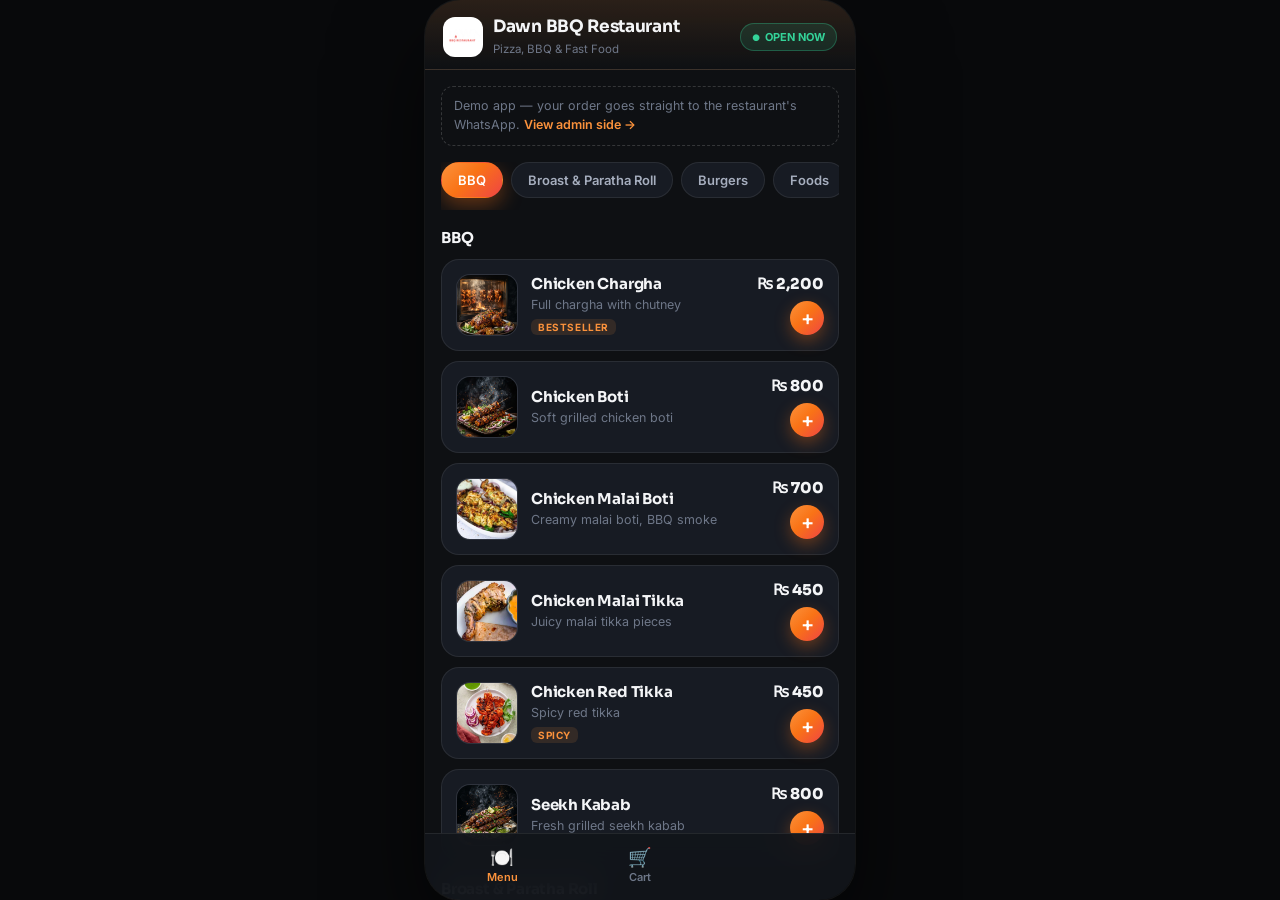
<file: index.html>
<!DOCTYPE html>
<html lang="en">
<head>
  <meta charset="UTF-8" />
  <meta name="viewport" content="width=device-width, initial-scale=1, viewport-fit=cover" />
  <meta name="theme-color" content="#0e1013" />
  <title>Dawn — Order Online</title>
  <link rel="manifest" href="manifest.json" />
  <link rel="icon" href="icon.svg" type="image/svg+xml" />
  <link rel="apple-touch-icon" href="icon.svg" />
  <meta name="apple-mobile-web-app-capable" content="yes" />
  <meta name="apple-mobile-web-app-status-bar-style" content="black-translucent" />
  <link rel="preconnect" href="https://fonts.googleapis.com" />
  <link rel="preconnect" href="https://fonts.gstatic.com" crossorigin />
  <link href="https://fonts.googleapis.com/css2?family=Inter:wght@400;500;600;700&family=Sora:wght@600;700;800&display=swap" rel="stylesheet" />
  <link rel="stylesheet" href="css/style.css" />
</head>
<body>
  <div class="phone">
    <header class="app-top">
      <div class="brand">
        <div class="brand-logo"><img src="img/logo.png" alt="Dawn BBQ Restaurant" /></div>
        <div>
          <b id="rName">Dawn BBQ Restaurant</b>
          <small id="rTag">Pizza, BBQ &amp; Fast Food</small>
        </div>
      </div>
      <span class="status">OPEN NOW</span>
    </header>

    <!-- ============ MENU ============ -->
    <main class="view active" id="viewMenu">
      <div class="hero-note">
        Demo app — your order goes straight to the restaurant's WhatsApp.
        <a href="admin.html">View admin side →</a>
      </div>
      <div class="chips" id="chips"></div>
      <div id="menuList"></div>
    </main>

    <!-- ============ CART ============ -->
    <main class="view" id="viewCart">
      <div id="cartContent"></div>
    </main>

    <!-- floating cart bar -->
    <button class="cart-bar" id="cartBar" type="button">
      <div>
        <b id="barCount">0 items</b><br />
        <span id="barTotal">₨ 0</span>
      </div>
      <i>→</i>
    </button>

    <!-- tabbar -->
    <nav class="tabbar">
      <button class="tab active" data-tab="menu" type="button"><span class="ic">🍽️</span>Menu</button>
      <button class="tab" data-tab="cart" type="button">
        <span class="ic">🛒</span>Cart
        <span class="tab-badge" id="cartBadge">0</span>
      </button>
    </nav>

    <div class="toast" id="toast"></div>
  </div>

  <script src="js/config.js"></script>
  <script src="js/app.js"></script>
</body>
</html>
</file>
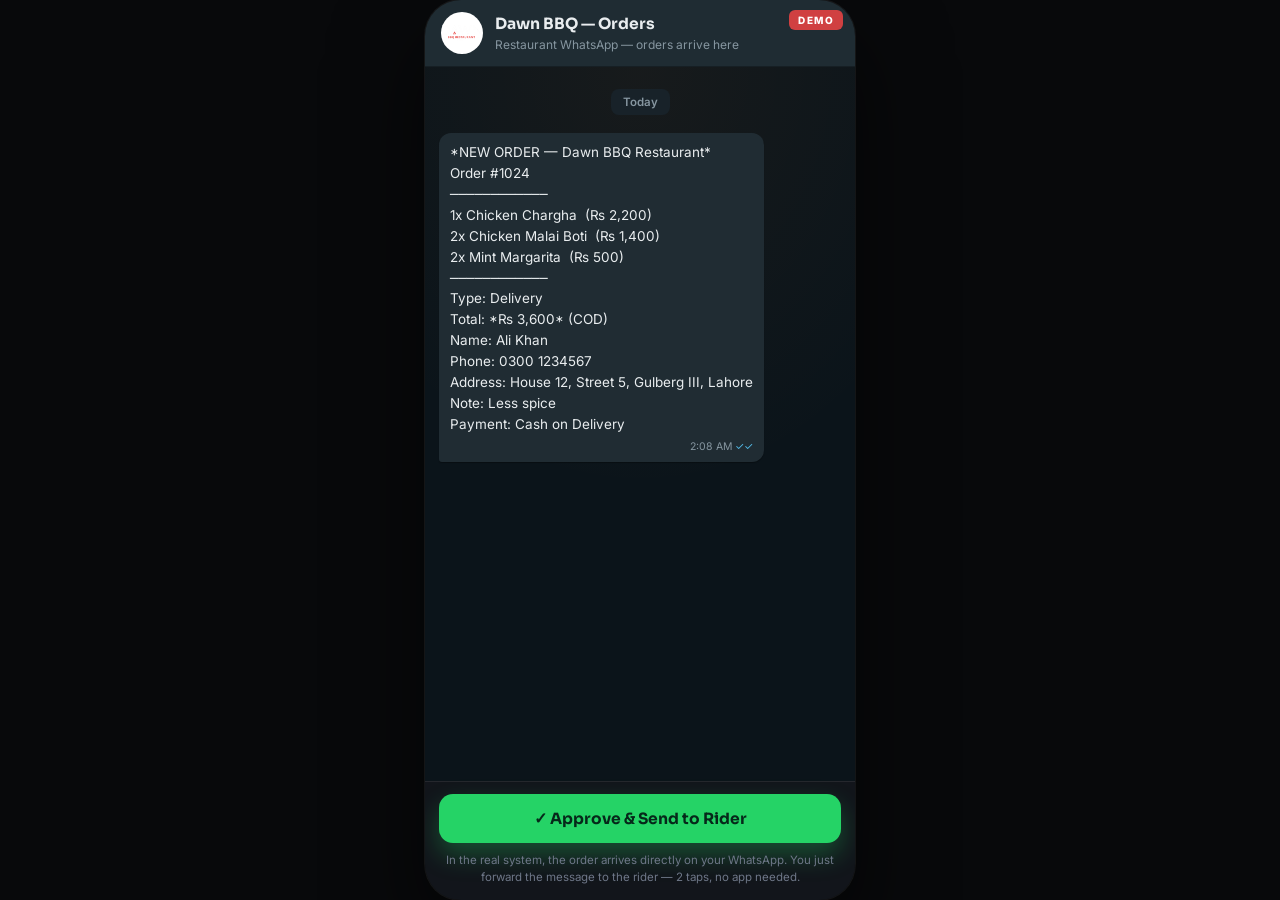
<file: admin.html>
<!DOCTYPE html>
<html lang="en">
<head>
  <meta charset="UTF-8" />
  <meta name="viewport" content="width=device-width, initial-scale=1, viewport-fit=cover" />
  <meta name="theme-color" content="#0b141a" />
  <title>Dawn — Admin WhatsApp (Demo)</title>
  <link rel="icon" href="icon.svg" type="image/svg+xml" />
  <link rel="preconnect" href="https://fonts.googleapis.com" />
  <link rel="preconnect" href="https://fonts.gstatic.com" crossorigin />
  <link href="https://fonts.googleapis.com/css2?family=Inter:wght@400;500;600;700&family=Sora:wght@600;700;800&display=swap" rel="stylesheet" />
  <link rel="stylesheet" href="css/style.css" />
</head>
<body>
  <div class="phone">
    <span class="demo-tag">DEMO</span>

    <header class="wa-top">
      <div class="wa-av"><img src="img/logo.png" alt="Dawn BBQ Restaurant" /></div>
      <div>
        <b>Dawn BBQ — Orders</b>
        <small>Restaurant WhatsApp — orders arrive here</small>
      </div>
    </header>

    <div class="chat" id="chat"></div>

    <div class="approve-bar">
      <button class="approve-btn" id="approveBtn" type="button">
        ✓ Approve &amp; Send to Rider
      </button>
      <p class="approve-note" id="approveNote">
        In the real system, the order arrives directly on your WhatsApp. You just forward the message to the rider — 2 taps, no app needed.
      </p>
    </div>
  </div>

  <script src="js/config.js"></script>
  <script src="js/admin.js"></script>
</body>
</html>
</file>
<file: css/style.css>
/* ============================================================
   Dawn — demo app theme (dark premium / food-app look)
   ============================================================ */
:root {
  --bg: #0e1013;
  --bg-2: #12151b;
  --panel: #171b23;
  --panel-2: #1d222c;
  --line: rgba(255, 255, 255, 0.08);
  --line-2: rgba(255, 255, 255, 0.16);
  --txt: #f4f5f7;
  --mut: #a6aebe;
  --dim: #6e7788;
  --flame: linear-gradient(135deg, #fb923c 0%, #f97316 45%, #ef4444 100%);
  --amber: #fb923c;
  --red: #ef4444;
  --wa: #25d366;
  --radius: 18px;
  --shadow: 0 20px 50px rgba(0, 0, 0, 0.45);
}

* { margin: 0; padding: 0; box-sizing: border-box; -webkit-tap-highlight-color: transparent; }
html, body { height: 100%; }

body {
  font-family: "Inter", system-ui, sans-serif;
  background: #08090b;
  color: var(--mut);
  display: flex;
  justify-content: center;
  align-items: center;
  overflow: hidden;
}

h1, h2, h3, h4, .num { font-family: "Sora", "Inter", sans-serif; color: var(--txt); }
button { font: inherit; cursor: pointer; border: none; background: none; color: inherit; }
input, select, textarea { font: inherit; }
a { color: inherit; text-decoration: none; }

/* ---------- Phone frame ---------- */
.phone {
  position: relative;
  width: min(430px, 100%);
  height: min(900px, 100dvh);
  background: var(--bg);
  border-radius: 36px;
  overflow: hidden;
  display: flex;
  flex-direction: column;
  box-shadow: 0 0 0 1px rgba(255, 255, 255, 0.06), 0 40px 90px rgba(0, 0, 0, 0.6);
}

@media (max-width: 480px) {
  .phone { width: 100%; height: 100dvh; border-radius: 0; box-shadow: none; }
}

/* ---------- Top bar ---------- */
.app-top {
  flex-shrink: 0;
  display: flex;
  align-items: center;
  justify-content: space-between;
  gap: 12px;
  padding: 16px 18px 12px;
  background: linear-gradient(180deg, rgba(251, 146, 60, 0.12), transparent);
  border-bottom: 1px solid var(--line);
}

.brand { display: flex; align-items: center; gap: 10px; min-width: 0; }

.brand-logo {
  width: 40px;
  height: 40px;
  border-radius: 12px;
  background: #fff;
  display: grid;
  place-items: center;
  font-family: "Sora", sans-serif;
  font-weight: 800;
  font-size: 19px;
  color: #fff;
  flex-shrink: 0;
  overflow: hidden;
}
.brand-logo img { width: 100%; height: 100%; object-fit: contain; }

.brand b { display: block; font-family: "Sora", sans-serif; font-size: 17px; color: var(--txt); letter-spacing: -0.3px; }
.brand small { font-size: 11.5px; color: var(--dim); }

.status {
  font-size: 11px;
  font-weight: 700;
  color: #34d399;
  background: rgba(52, 211, 153, 0.12);
  border: 1px solid rgba(52, 211, 153, 0.3);
  border-radius: 999px;
  padding: 6px 11px;
  white-space: nowrap;
}

.status::before { content: "●"; margin-right: 5px; font-size: 9px; }

/* ---------- Views ---------- */
.view { flex: 1; overflow-y: auto; overscroll-behavior: contain; padding: 16px 16px 110px; display: none; }
.view.active { display: block; }
.view::-webkit-scrollbar { width: 0; }

.hero-note {
  font-size: 12.5px;
  color: var(--dim);
  padding: 10px 12px;
  border: 1px dashed var(--line-2);
  border-radius: 12px;
  margin-bottom: 16px;
  line-height: 1.5;
}
.hero-note a { color: var(--amber); font-weight: 600; }

/* ---------- Category chips ---------- */
.chips {
  display: flex;
  gap: 8px;
  overflow-x: auto;
  padding-bottom: 12px;
  margin-bottom: 6px;
  position: sticky;
  top: -16px;
  background: var(--bg);
  z-index: 5;
}
.chips::-webkit-scrollbar { display: none; }

.chip {
  flex-shrink: 0;
  font-size: 13px;
  font-weight: 600;
  color: var(--mut);
  background: var(--panel);
  border: 1px solid var(--line);
  border-radius: 999px;
  padding: 9px 16px;
  transition: all 0.15s ease;
}

.chip.active {
  color: #fff;
  background: var(--flame);
  border-color: transparent;
  box-shadow: 0 8px 20px rgba(249, 115, 22, 0.35);
}

.cat-title { font-size: 15px; font-weight: 700; margin: 18px 0 12px; letter-spacing: -0.2px; }

/* ---------- Item cards ---------- */
.item {
  display: flex;
  gap: 13px;
  align-items: center;
  background: var(--panel);
  border: 1px solid var(--line);
  border-radius: var(--radius);
  padding: 14px;
  margin-bottom: 10px;
  transition: border-color 0.15s ease;
}
.item:has(.qty-btn) { border-color: rgba(251, 146, 60, 0.4); }

.item-img {
  width: 62px;
  height: 62px;
  border-radius: 14px;
  background: var(--panel-2);
  border: 1px solid var(--line);
  overflow: hidden;
  flex-shrink: 0;
}
.item-img img { width: 100%; height: 100%; object-fit: cover; display: block; }

.item-body { flex: 1; min-width: 0; }
.item-body h3 { font-size: 15px; font-weight: 700; letter-spacing: -0.2px; }
.item-body p { font-size: 12.5px; color: var(--dim); margin-top: 3px; line-height: 1.4; }
.item-tag {
  display: inline-block;
  font-size: 10px;
  font-weight: 700;
  letter-spacing: 0.6px;
  text-transform: uppercase;
  color: var(--amber);
  background: rgba(251, 146, 60, 0.12);
  border-radius: 6px;
  padding: 2px 7px;
  margin-top: 6px;
}

.item-side { display: flex; flex-direction: column; align-items: flex-end; gap: 8px; flex-shrink: 0; }
.item-price { font-family: "Sora", sans-serif; font-size: 15px; font-weight: 800; color: var(--txt); white-space: nowrap; }

.add-btn {
  width: 34px;
  height: 34px;
  border-radius: 50%;
  background: var(--flame);
  color: #fff;
  font-size: 20px;
  font-weight: 600;
  line-height: 1;
  display: grid;
  place-items: center;
  box-shadow: 0 6px 16px rgba(249, 115, 22, 0.35);
  transition: transform 0.12s ease;
}
.add-btn:active { transform: scale(0.9); }

.qty { display: flex; align-items: center; gap: 10px; background: var(--panel-2); border-radius: 999px; padding: 3px; }
.qty-btn { width: 28px; height: 28px; border-radius: 50%; background: rgba(255, 255, 255, 0.08); color: var(--txt); font-size: 16px; display: grid; place-items: center; }
.qty span { font-family: "Sora", sans-serif; font-size: 13.5px; font-weight: 700; color: var(--txt); min-width: 14px; text-align: center; }

/* ---------- Floating cart bar ---------- */
.cart-bar {
  position: absolute;
  left: 14px;
  right: 14px;
  bottom: 76px;
  z-index: 20;
  display: none;
  align-items: center;
  justify-content: space-between;
  gap: 12px;
  background: var(--flame);
  border-radius: 16px;
  padding: 13px 18px;
  color: #fff;
  box-shadow: 0 16px 36px rgba(239, 68, 68, 0.4);
  cursor: pointer;
  animation: rise 0.25s ease;
}
.cart-bar.show { display: flex; }
.cart-bar b { font-family: "Sora", sans-serif; font-size: 14px; }
.cart-bar span { font-size: 12.5px; opacity: 0.9; }
.cart-bar i { font-style: normal; font-size: 20px; }

@keyframes rise { from { transform: translateY(12px); opacity: 0; } }

/* ---------- Tabbar ---------- */
.tabbar {
  position: absolute;
  left: 0;
  right: 0;
  bottom: 0;
  z-index: 30;
  display: grid;
  grid-template-columns: repeat(3, 1fr);
  background: rgba(18, 21, 27, 0.92);
  backdrop-filter: blur(16px);
  border-top: 1px solid var(--line);
  padding: 8px 8px calc(10px + env(safe-area-inset-bottom));
}

.tab { display: flex; flex-direction: column; align-items: center; gap: 3px; font-size: 11px; font-weight: 600; color: var(--dim); padding: 6px; position: relative; }
.tab .ic { font-size: 19px; line-height: 1; }
.tab.active { color: var(--amber); }

.tab-badge {
  position: absolute;
  top: 2px;
  right: calc(50% - 22px);
  min-width: 17px;
  height: 17px;
  border-radius: 999px;
  background: var(--red);
  color: #fff;
  font-size: 10px;
  font-weight: 800;
  display: none;
  place-items: center;
  padding: 0 4px;
}
.tab-badge.show { display: grid; }

/* ---------- Cart view ---------- */
.cart-line {
  display: flex;
  align-items: center;
  gap: 12px;
  background: var(--panel);
  border: 1px solid var(--line);
  border-radius: 14px;
  padding: 13px 14px;
  margin-bottom: 10px;
}
.cart-line .info { flex: 1; min-width: 0; }
.cart-line .info b { display: block; font-size: 14px; color: var(--txt); font-weight: 600; }
.cart-line .info span { font-size: 12.5px; color: var(--dim); }
.cart-line .line-price { font-family: "Sora", sans-serif; font-weight: 700; font-size: 14px; color: var(--txt); white-space: nowrap; }

.field { margin-bottom: 12px; }
.field label { display: block; font-size: 11.5px; font-weight: 700; letter-spacing: 1px; text-transform: uppercase; color: var(--dim); margin-bottom: 7px; }
.field input, .field textarea {
  width: 100%;
  background: var(--panel);
  border: 1px solid var(--line-2);
  border-radius: 12px;
  color: var(--txt);
  padding: 13px 14px;
  font-size: 15px;
  outline: none;
  transition: border-color 0.15s ease, box-shadow 0.15s ease;
}
.field input::placeholder, .field textarea::placeholder { color: var(--dim); }
.field input:focus, .field textarea:focus { border-color: var(--amber); box-shadow: 0 0 0 3px rgba(251, 146, 60, 0.18); }
.field textarea { min-height: 74px; resize: vertical; }
.field.err input, .field.err textarea { border-color: #f87171; }

.totals { border-top: 1px solid var(--line); margin-top: 16px; padding-top: 14px; display: flex; flex-direction: column; gap: 8px; }
.totals .row { display: flex; justify-content: space-between; font-size: 14px; }
.totals .row.grand { font-family: "Sora", sans-serif; font-weight: 800; font-size: 18px; color: var(--txt); padding-top: 8px; border-top: 1px dashed var(--line-2); margin-top: 4px; }
.totals .row.grand span:last-child { color: var(--amber); }

.form-err { color: #f87171; font-size: 13px; font-weight: 600; margin-top: 12px; display: none; }
.form-err.show { display: block; }

.wa-btn {
  width: 100%;
  margin-top: 16px;
  display: flex;
  align-items: center;
  justify-content: center;
  gap: 10px;
  background: var(--wa);
  color: #06281a;
  font-family: "Sora", sans-serif;
  font-weight: 700;
  font-size: 16px;
  border-radius: 16px;
  padding: 16px;
  box-shadow: 0 14px 30px rgba(37, 211, 102, 0.3);
  transition: transform 0.12s ease;
}
.wa-btn:active { transform: scale(0.98); }
.wa-btn svg { width: 21px; height: 21px; fill: currentColor; }

.empty { text-align: center; padding: 60px 20px; color: var(--dim); }
.empty .big { font-size: 44px; margin-bottom: 12px; }
.empty p { font-size: 14px; line-height: 1.6; }

/* ---------- Success ---------- */
.success { text-align: center; padding: 30px 8px; }
.success .tick {
  width: 84px;
  height: 84px;
  margin: 0 auto 20px;
  border-radius: 50%;
  background: rgba(37, 211, 102, 0.12);
  border: 1px solid rgba(37, 211, 102, 0.4);
  display: grid;
  place-items: center;
  font-size: 40px;
}
.success h2 { font-size: 22px; letter-spacing: -0.5px; margin-bottom: 8px; }
.success p { font-size: 14px; line-height: 1.65; max-width: 300px; margin: 0 auto; }

.steps { text-align: left; margin: 26px auto 0; max-width: 320px; display: flex; flex-direction: column; gap: 14px; }
.step { display: flex; gap: 12px; align-items: flex-start; }
.step i {
  flex-shrink: 0;
  width: 26px;
  height: 26px;
  border-radius: 50%;
  background: var(--flame);
  color: #fff;
  font-style: normal;
  font-family: "Sora", sans-serif;
  font-weight: 800;
  font-size: 12.5px;
  display: grid;
  place-items: center;
}
.step b { display: block; font-size: 14px; color: var(--txt); font-weight: 600; }
.step span { font-size: 12.5px; color: var(--dim); line-height: 1.5; }

.ghost-link { display: inline-block; margin-top: 22px; color: var(--amber); font-weight: 700; font-size: 14px; border-bottom: 1px solid rgba(251, 146, 60, 0.4); padding-bottom: 2px; }

/* ---------- How tab ---------- */
.toast {
  position: absolute;
  left: 50%;
  bottom: 150px;
  transform: translateX(-50%) translateY(10px);
  z-index: 60;
  background: var(--panel-2);
  border: 1px solid var(--line-2);
  color: var(--txt);
  font-size: 13px;
  font-weight: 600;
  border-radius: 999px;
  padding: 11px 20px;
  box-shadow: var(--shadow);
  opacity: 0;
  pointer-events: none;
  transition: opacity 0.25s ease, transform 0.25s ease;
  white-space: nowrap;
}
.toast.show { opacity: 1; transform: translateX(-50%) translateY(0); }

/* ============================================================
   ADMIN (WhatsApp simulation)
   ============================================================ */
.wa-top {
  flex-shrink: 0;
  display: flex;
  align-items: center;
  gap: 12px;
  background: #1f2c33;
  padding: 12px 16px;
  border-bottom: 1px solid rgba(0, 0, 0, 0.3);
}
.wa-av { width: 42px; height: 42px; border-radius: 50%; background: #fff; display: grid; place-items: center; font-family: "Sora", sans-serif; font-weight: 800; color: #fff; flex-shrink: 0; overflow: hidden; }
.wa-av img { width: 100%; height: 100%; object-fit: contain; }
.wa-top b { display: block; color: #e9edef; font-family: "Sora", sans-serif; font-size: 15.5px; }
.wa-top small { color: #8696a0; font-size: 12px; }

.chat {
  flex: 1;
  overflow-y: auto;
  padding: 18px 14px 20px;
  background:
    radial-gradient(80% 60% at 50% 0%, rgba(251, 146, 60, 0.05), transparent),
    #0b141a;
  display: flex;
  flex-direction: column;
  gap: 10px;
}
.chat::-webkit-scrollbar { width: 0; }

.chat-date { align-self: center; background: #182229; color: #8696a0; font-size: 11.5px; font-weight: 600; border-radius: 8px; padding: 6px 12px; margin: 4px 0 8px; }

.bubble {
  max-width: 86%;
  background: #202c33;
  border-radius: 12px 12px 12px 3px;
  padding: 9px 11px 7px;
  color: #e9edef;
  font-size: 13.5px;
  line-height: 1.55;
  white-space: pre-wrap;
  word-break: break-word;
  box-shadow: 0 1px 1px rgba(0, 0, 0, 0.3);
  align-self: flex-start;
  animation: pop 0.3s ease;
}
.bubble.out { background: #005c4b; border-radius: 12px 12px 3px 12px; align-self: flex-end; }
.bubble .meta { display: block; text-align: right; font-size: 10.5px; color: #8696a0; margin-top: 4px; }
.bubble .meta::after { content: " ✓✓"; color: #53bdeb; }

@keyframes pop { from { transform: translateY(8px) scale(0.97); opacity: 0; } }

.approve-bar {
  flex-shrink: 0;
  padding: 12px 14px calc(14px + env(safe-area-inset-bottom));
  background: var(--bg-2);
  border-top: 1px solid var(--line);
}

.approve-btn {
  width: 100%;
  display: flex;
  align-items: center;
  justify-content: center;
  gap: 10px;
  background: var(--wa);
  color: #06281a;
  font-family: "Sora", sans-serif;
  font-weight: 700;
  font-size: 15.5px;
  border-radius: 14px;
  padding: 15px;
  box-shadow: 0 12px 26px rgba(37, 211, 102, 0.3);
}
.approve-btn:disabled { opacity: 0.55; box-shadow: none; cursor: default; }

.approve-note { font-size: 11.5px; color: var(--dim); text-align: center; margin-top: 9px; line-height: 1.5; }
.demo-tag {
  position: absolute;
  top: 10px;
  right: 12px;
  z-index: 40;
  font-size: 10px;
  font-weight: 800;
  letter-spacing: 1.4px;
  color: #fff;
  background: rgba(239, 68, 68, 0.85);
  border-radius: 6px;
  padding: 4px 9px;
}
</file>
